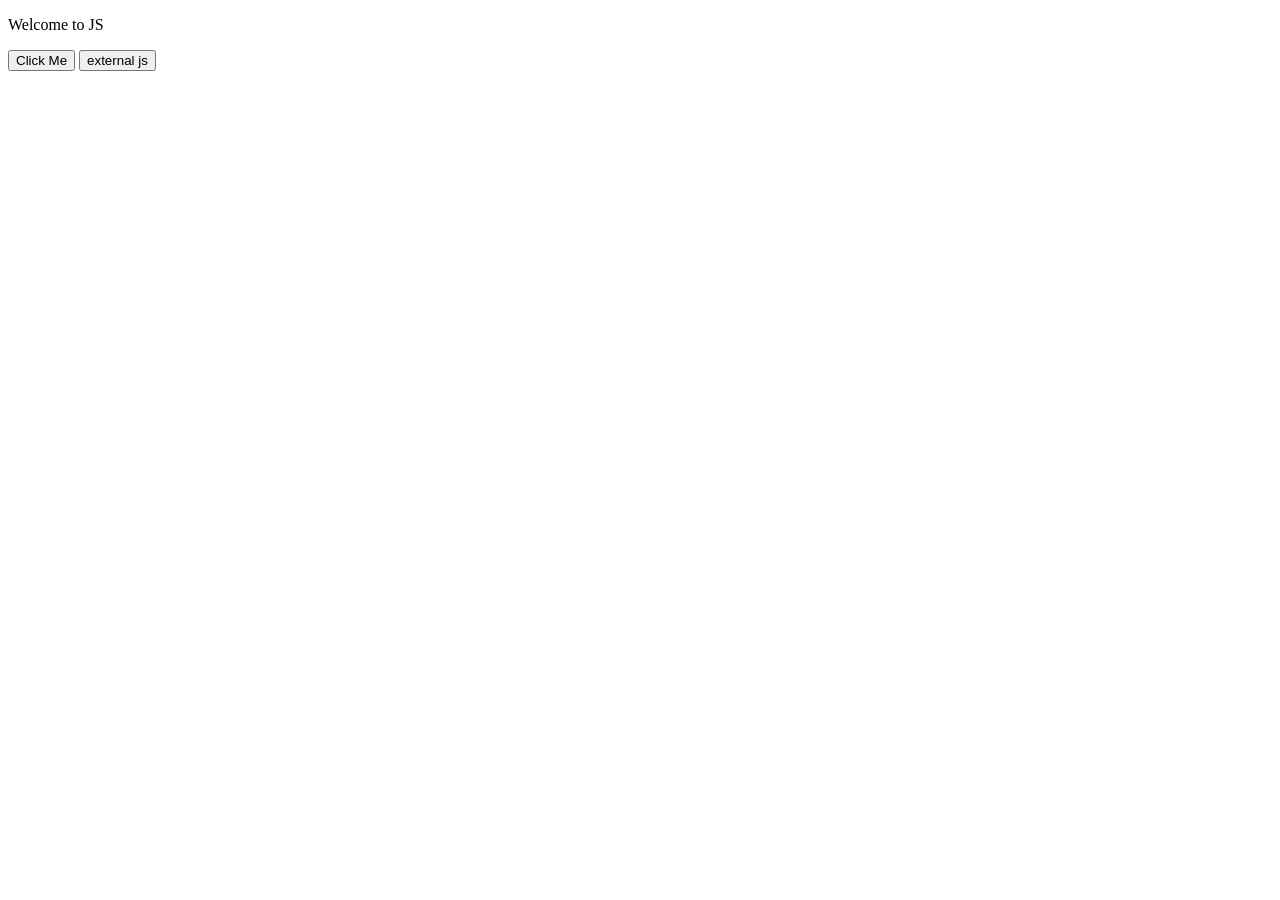
<file: project js/index.html>
<!DOCTYPE html>
<html lang="en">
<head>
    <meta charset="UTF-8">
    <meta name="viewport" content="width=<device-width>, initial-scale=1.0">
    <title>Document</title>
    <script src="external.js"></script>
</head>
<body>
    <p>Welcome to JS</p>
    <button onclick="alert('you have clicked me')">Click Me</button>
    <button onclick="alert(function greet()">external js</button>
</body> 
</html>
</file>
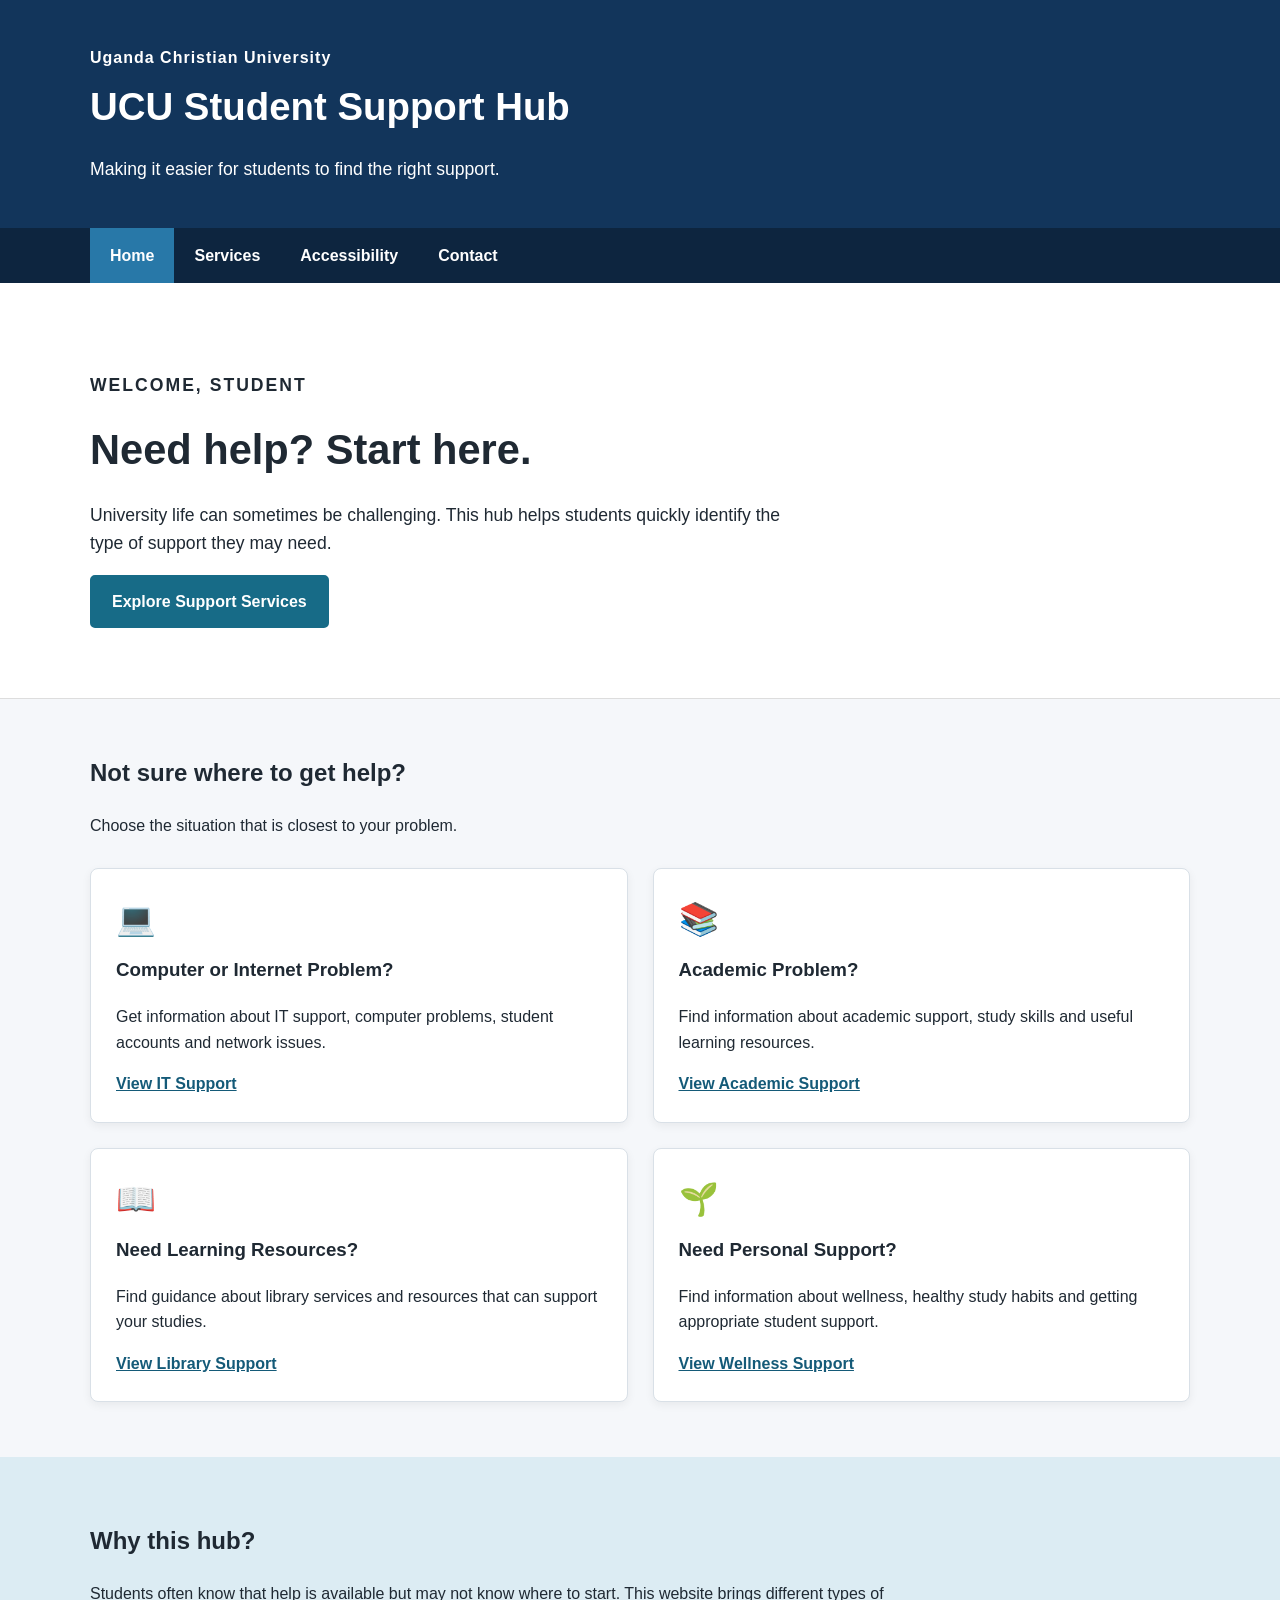
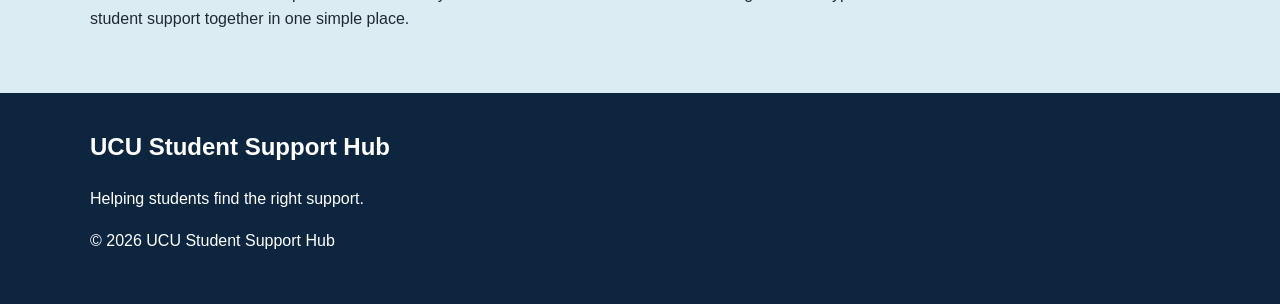
<file: ucu-student-support/index.html>
<!DOCTYPE html>
<html lang="en">
<head>
    <meta charset="UTF-8">
    <meta name="viewport" content="width=device-width, initial-scale=1.0">
    <meta name="description" content="UCU Student Support Hub helping students find academic, IT, library and wellness support.">
    <title>UCU Student Support Hub</title>
    <link rel="stylesheet" href="style.css">
</head>

<body>

    <!-- Skip link for keyboard users -->
    <a href="#main-content" class="skip-link">Skip to main content</a>

    <header class="site-header">
        <div class="container">
            <p class="site-label">Uganda Christian University</p>
            <h1>UCU Student Support Hub</h1>
            <p class="tagline">
                Making it easier for students to find the right support.
            </p>
        </div>
    </header>

    <nav class="main-nav" aria-label="Main navigation">
        <div class="container">
            <ul>
                <li><a href="index.html" class="active">Home</a></li>
                <li><a href="services.html">Services</a></li>
                <li><a href="accessibility.html">Accessibility</a></li>
                <li><a href="contact.html">Contact</a></li>
            </ul>
        </div>
    </nav>

    <main id="main-content">

        <section class="hero">
            <div class="container">
                <p class="welcome">WELCOME, STUDENT</p>

                <h2>Need help? Start here.</h2>

                <p>
                    University life can sometimes be challenging. This hub
                    helps students quickly identify the type of support they
                    may need.
                </p>

                <a href="services.html" class="button">
                    Explore Support Services
                </a>
            </div>
        </section>

        <section class="container section">
            <h2>Not sure where to get help?</h2>

            <p class="intro">
                Choose the situation that is closest to your problem.
            </p>

            <div class="support-grid">

                <article class="support-card">
                    <span class="icon" aria-hidden="true">💻</span>
                    <h3>Computer or Internet Problem?</h3>
                    <p>
                        Get information about IT support, computer problems,
                        student accounts and network issues.
                    </p>
                    <a href="services.html#it-support">View IT Support</a>
                </article>

                <article class="support-card">
                    <span class="icon" aria-hidden="true">📚</span>
                    <h3>Academic Problem?</h3>
                    <p>
                        Find information about academic support, study skills
                        and useful learning resources.
                    </p>
                    <a href="services.html#academic-support">
                        View Academic Support
                    </a>
                </article>

                <article class="support-card">
                    <span class="icon" aria-hidden="true">📖</span>
                    <h3>Need Learning Resources?</h3>
                    <p>
                        Find guidance about library services and resources
                        that can support your studies.
                    </p>
                    <a href="services.html#library-support">
                        View Library Support
                    </a>
                </article>

                <article class="support-card">
                    <span class="icon" aria-hidden="true">🌱</span>
                    <h3>Need Personal Support?</h3>
                    <p>
                        Find information about wellness, healthy study habits
                        and getting appropriate student support.
                    </p>
                    <a href="services.html#wellness-support">
                        View Wellness Support
                    </a>
                </article>

            </div>
        </section>

        <section class="highlight">
            <div class="container">
                <h2>Why this hub?</h2>

                <p>
                    Students often know that help is available but may not
                    know where to start. This website brings different types
                    of student support together in one simple place.
                </p>
            </div>
        </section>

    </main>

    <footer class="site-footer">
        <div class="container">
            <h2>UCU Student Support Hub</h2>
            <p>Helping students find the right support.</p>
            <p>&copy; 2026 UCU Student Support Hub</p>
        </div>
    </footer>

</body>
</html>
</file>
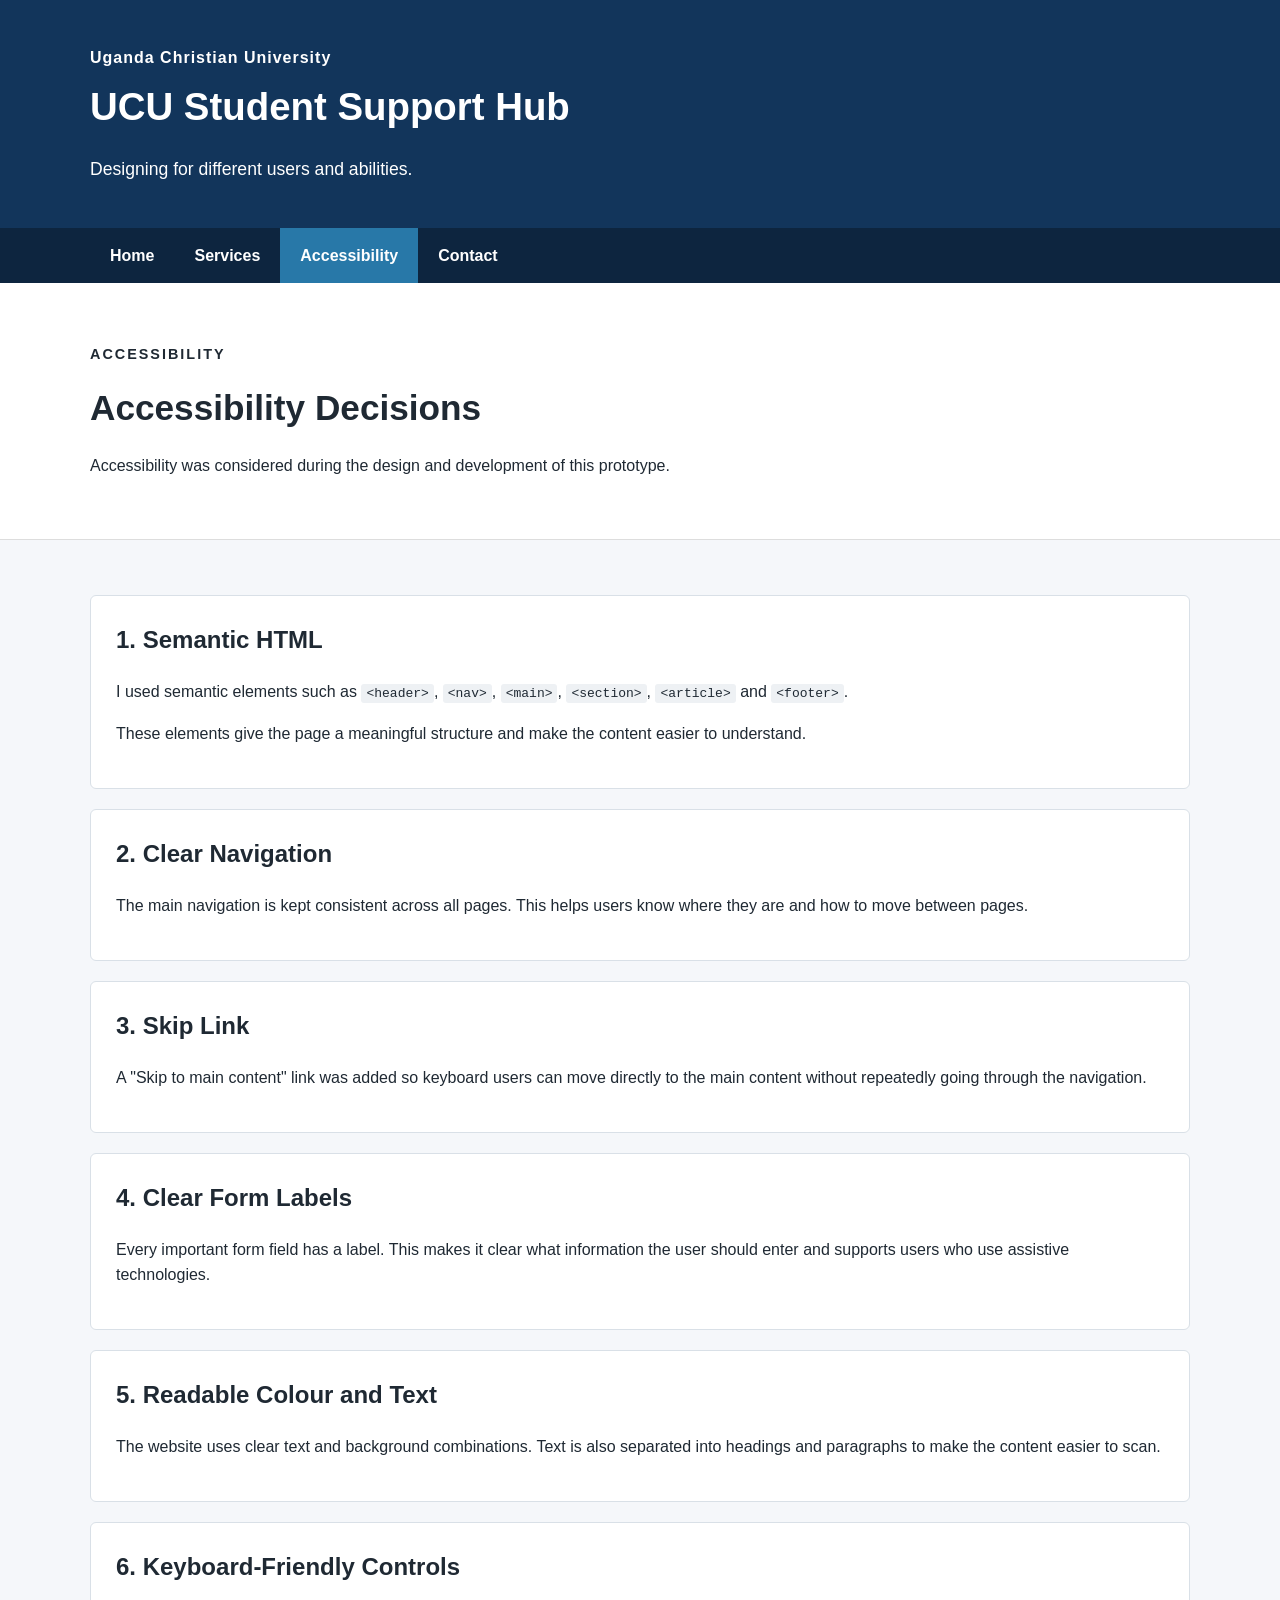
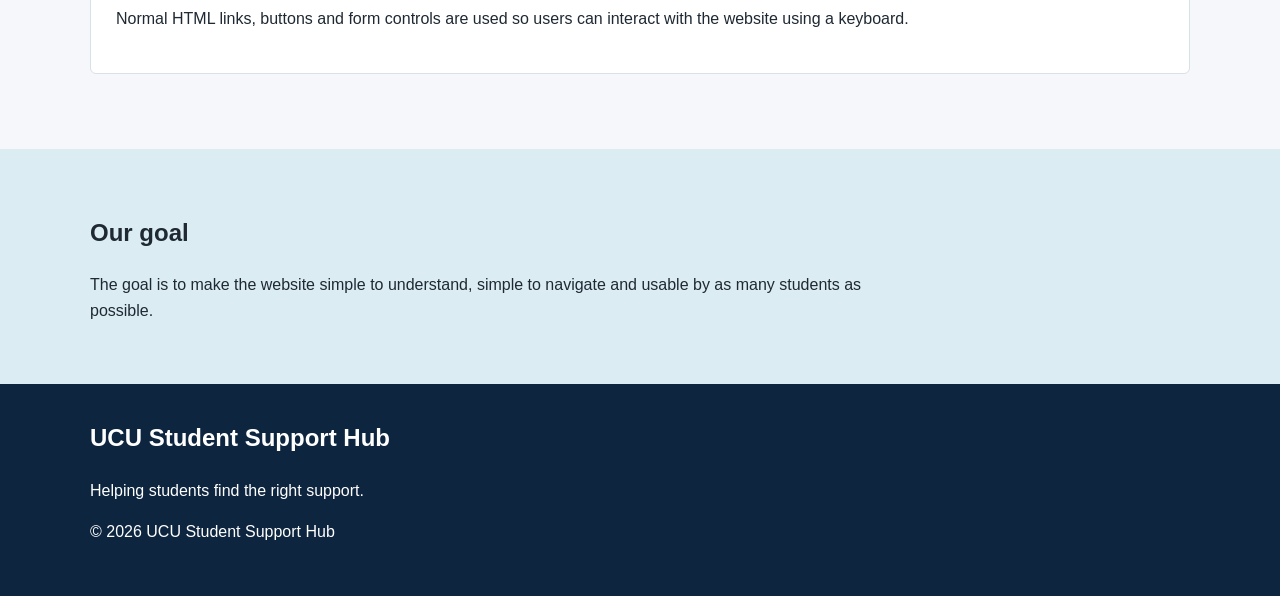
<file: ucu-student-support/accessibility.html>
<!DOCTYPE html>
<html lang="en">
<head>
    <meta charset="UTF-8">
    <meta name="viewport" content="width=device-width, initial-scale=1.0">

    <meta name="description" content="Accessibility decisions used in the UCU Student Support Hub prototype.">

    <title>Accessibility | UCU Student Support Hub</title>

    <link rel="stylesheet" href="style.css">
</head>

<body>

    <a href="#main-content" class="skip-link">Skip to main content</a>

    <header class="site-header">
        <div class="container">
            <p class="site-label">Uganda Christian University</p>
            <h1>UCU Student Support Hub</h1>
            <p class="tagline">
                Designing for different users and abilities.
            </p>
        </div>
    </header>

    <nav class="main-nav" aria-label="Main navigation">
        <div class="container">
            <ul>
                <li><a href="index.html">Home</a></li>
                <li><a href="services.html">Services</a></li>
                <li><a href="accessibility.html" class="active">Accessibility</a></li>
                <li><a href="contact.html">Contact</a></li>
            </ul>
        </div>
    </nav>

    <main id="main-content">

        <section class="page-heading">
            <div class="container">
                <p class="welcome">ACCESSIBILITY</p>

                <h2>Accessibility Decisions</h2>

                <p>
                    Accessibility was considered during the design and
                    development of this prototype.
                </p>
            </div>
        </section>

        <section class="container section">

            <article class="accessibility-item">
                <h2>1. Semantic HTML</h2>

                <p>
                    I used semantic elements such as
                    <code>&lt;header&gt;</code>,
                    <code>&lt;nav&gt;</code>,
                    <code>&lt;main&gt;</code>,
                    <code>&lt;section&gt;</code>,
                    <code>&lt;article&gt;</code> and
                    <code>&lt;footer&gt;</code>.
                </p>

                <p>
                    These elements give the page a meaningful structure and
                    make the content easier to understand.
                </p>
            </article>

            <article class="accessibility-item">
                <h2>2. Clear Navigation</h2>

                <p>
                    The main navigation is kept consistent across all pages.
                    This helps users know where they are and how to move
                    between pages.
                </p>
            </article>

            <article class="accessibility-item">
                <h2>3. Skip Link</h2>

                <p>
                    A "Skip to main content" link was added so keyboard users
                    can move directly to the main content without repeatedly
                    going through the navigation.
                </p>
            </article>

            <article class="accessibility-item">
                <h2>4. Clear Form Labels</h2>

                <p>
                    Every important form field has a label. This makes it
                    clear what information the user should enter and supports
                    users who use assistive technologies.
                </p>
            </article>

            <article class="accessibility-item">
                <h2>5. Readable Colour and Text</h2>

                <p>
                    The website uses clear text and background combinations.
                    Text is also separated into headings and paragraphs to
                    make the content easier to scan.
                </p>
            </article>

            <article class="accessibility-item">
                <h2>6. Keyboard-Friendly Controls</h2>

                <p>
                    Normal HTML links, buttons and form controls are used so
                    users can interact with the website using a keyboard.
                </p>
            </article>

        </section>

        <section class="highlight">
            <div class="container">
                <h2>Our goal</h2>

                <p>
                    The goal is to make the website simple to understand,
                    simple to navigate and usable by as many students as
                    possible.
                </p>
            </div>
        </section>

    </main>

    <footer class="site-footer">
        <div class="container">
            <h2>UCU Student Support Hub</h2>
            <p>Helping students find the right support.</p>
            <p>&copy; 2026 UCU Student Support Hub</p>
        </div>
    </footer>

</body>
</html>
</file>
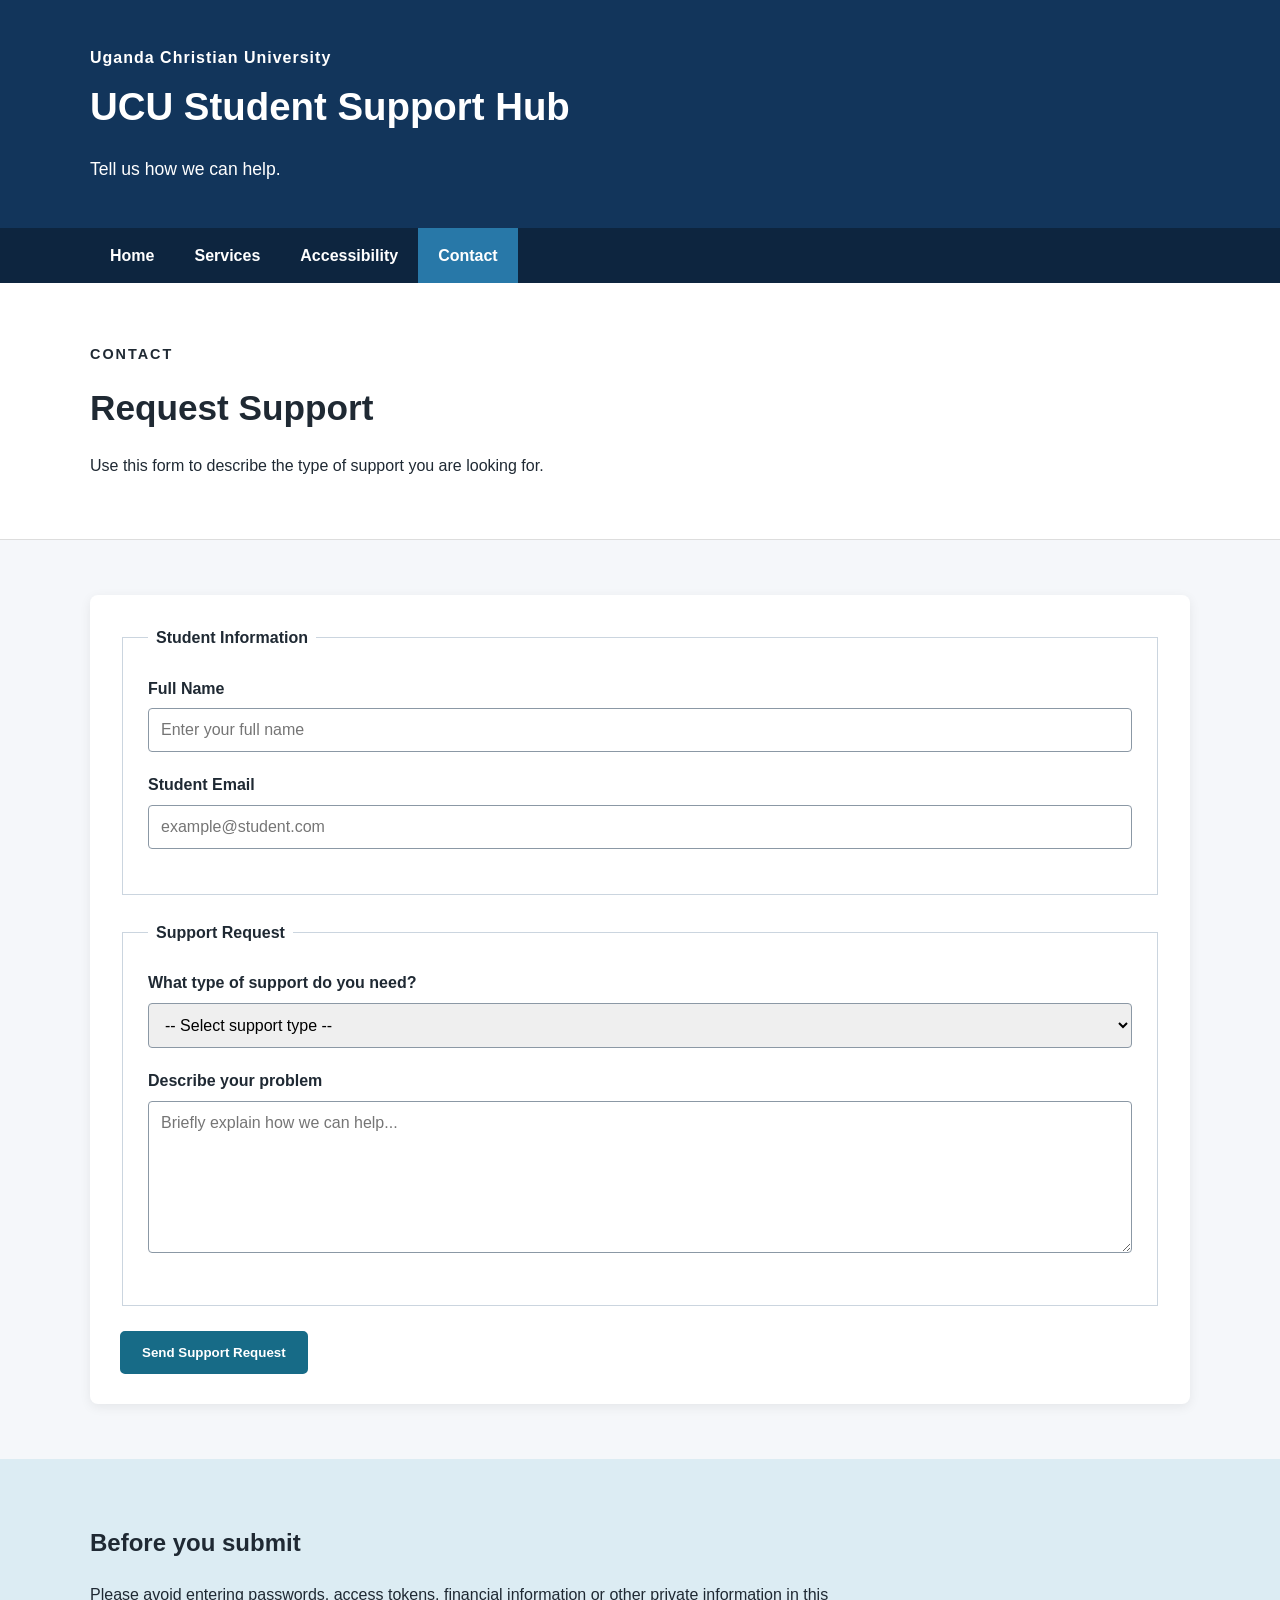
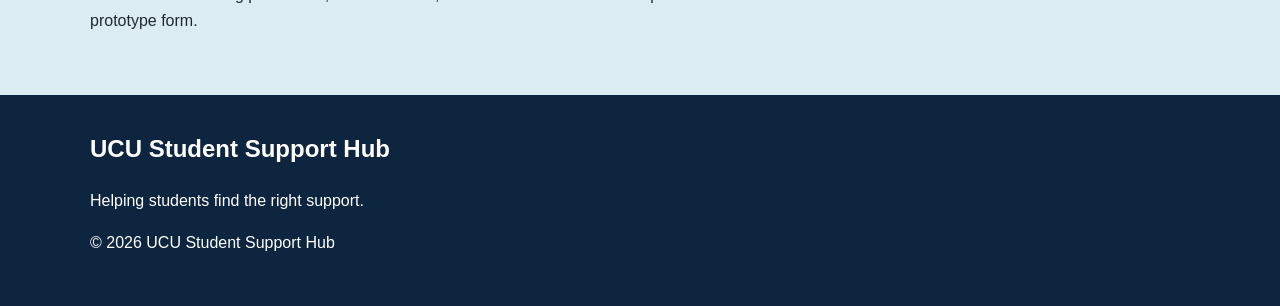
<file: ucu-student-support/contact.html>
<!DOCTYPE html>
<html lang="en">
<head>
    <meta charset="UTF-8">
    <meta name="viewport" content="width=device-width, initial-scale=1.0">

    <meta name="description" content="Contact form for the UCU Student Support Hub.">

    <title>Contact | UCU Student Support Hub</title>

    <link rel="stylesheet" href="style.css">
</head>

<body>

    <a href="#main-content" class="skip-link">Skip to main content</a>

    <header class="site-header">
        <div class="container">
            <p class="site-label">Uganda Christian University</p>
            <h1>UCU Student Support Hub</h1>
            <p class="tagline">
                Tell us how we can help.
            </p>
        </div>
    </header>

    <nav class="main-nav" aria-label="Main navigation">
        <div class="container">
            <ul>
                <li><a href="index.html">Home</a></li>
                <li><a href="services.html">Services</a></li>
                <li><a href="accessibility.html">Accessibility</a></li>
                <li><a href="contact.html" class="active">Contact</a></li>
            </ul>
        </div>
    </nav>

    <main id="main-content">

        <section class="page-heading">
            <div class="container">
                <p class="welcome">CONTACT</p>

                <h2>Request Support</h2>

                <p>
                    Use this form to describe the type of support you are
                    looking for.
                </p>
            </div>
        </section>

        <section class="container form-section">

            <form action="#" method="post">

                <fieldset>
                    <legend>Student Information</legend>

                    <div class="form-group">
                        <label for="name">Full Name</label>

                        <input
                            type="text"
                            id="name"
                            name="name"
                            placeholder="Enter your full name"
                            required
                        >
                    </div>

                    <div class="form-group">
                        <label for="email">Student Email</label>

                        <input
                            type="email"
                            id="email"
                            name="email"
                            placeholder="example@student.com"
                            required
                        >
                    </div>

                </fieldset>

                <fieldset>
                    <legend>Support Request</legend>

                    <div class="form-group">
                        <label for="support">
                            What type of support do you need?
                        </label>

                        <select id="support" name="support" required>
                            <option value="">-- Select support type --</option>
                            <option value="it">IT Support</option>
                            <option value="academic">Academic Support</option>
                            <option value="library">Library Support</option>
                            <option value="wellness">Student Wellness</option>
                            <option value="other">Other</option>
                        </select>
                    </div>

                    <div class="form-group">
                        <label for="message">
                            Describe your problem
                        </label>

                        <textarea
                            id="message"
                            name="message"
                            rows="7"
                            placeholder="Briefly explain how we can help..."
                            required
                        ></textarea>
                    </div>

                </fieldset>

                <button type="submit" class="button">
                    Send Support Request
                </button>

            </form>

        </section>

        <section class="highlight">
            <div class="container">
                <h2>Before you submit</h2>

                <p>
                    Please avoid entering passwords, access tokens, financial
                    information or other private information in this prototype
                    form.
                </p>
            </div>
        </section>

    </main>

    <footer class="site-footer">
        <div class="container">
            <h2>UCU Student Support Hub</h2>
            <p>Helping students find the right support.</p>
            <p>&copy; 2026 UCU Student Support Hub</p>
        </div>
    </footer>

</body>
</html>
</file>
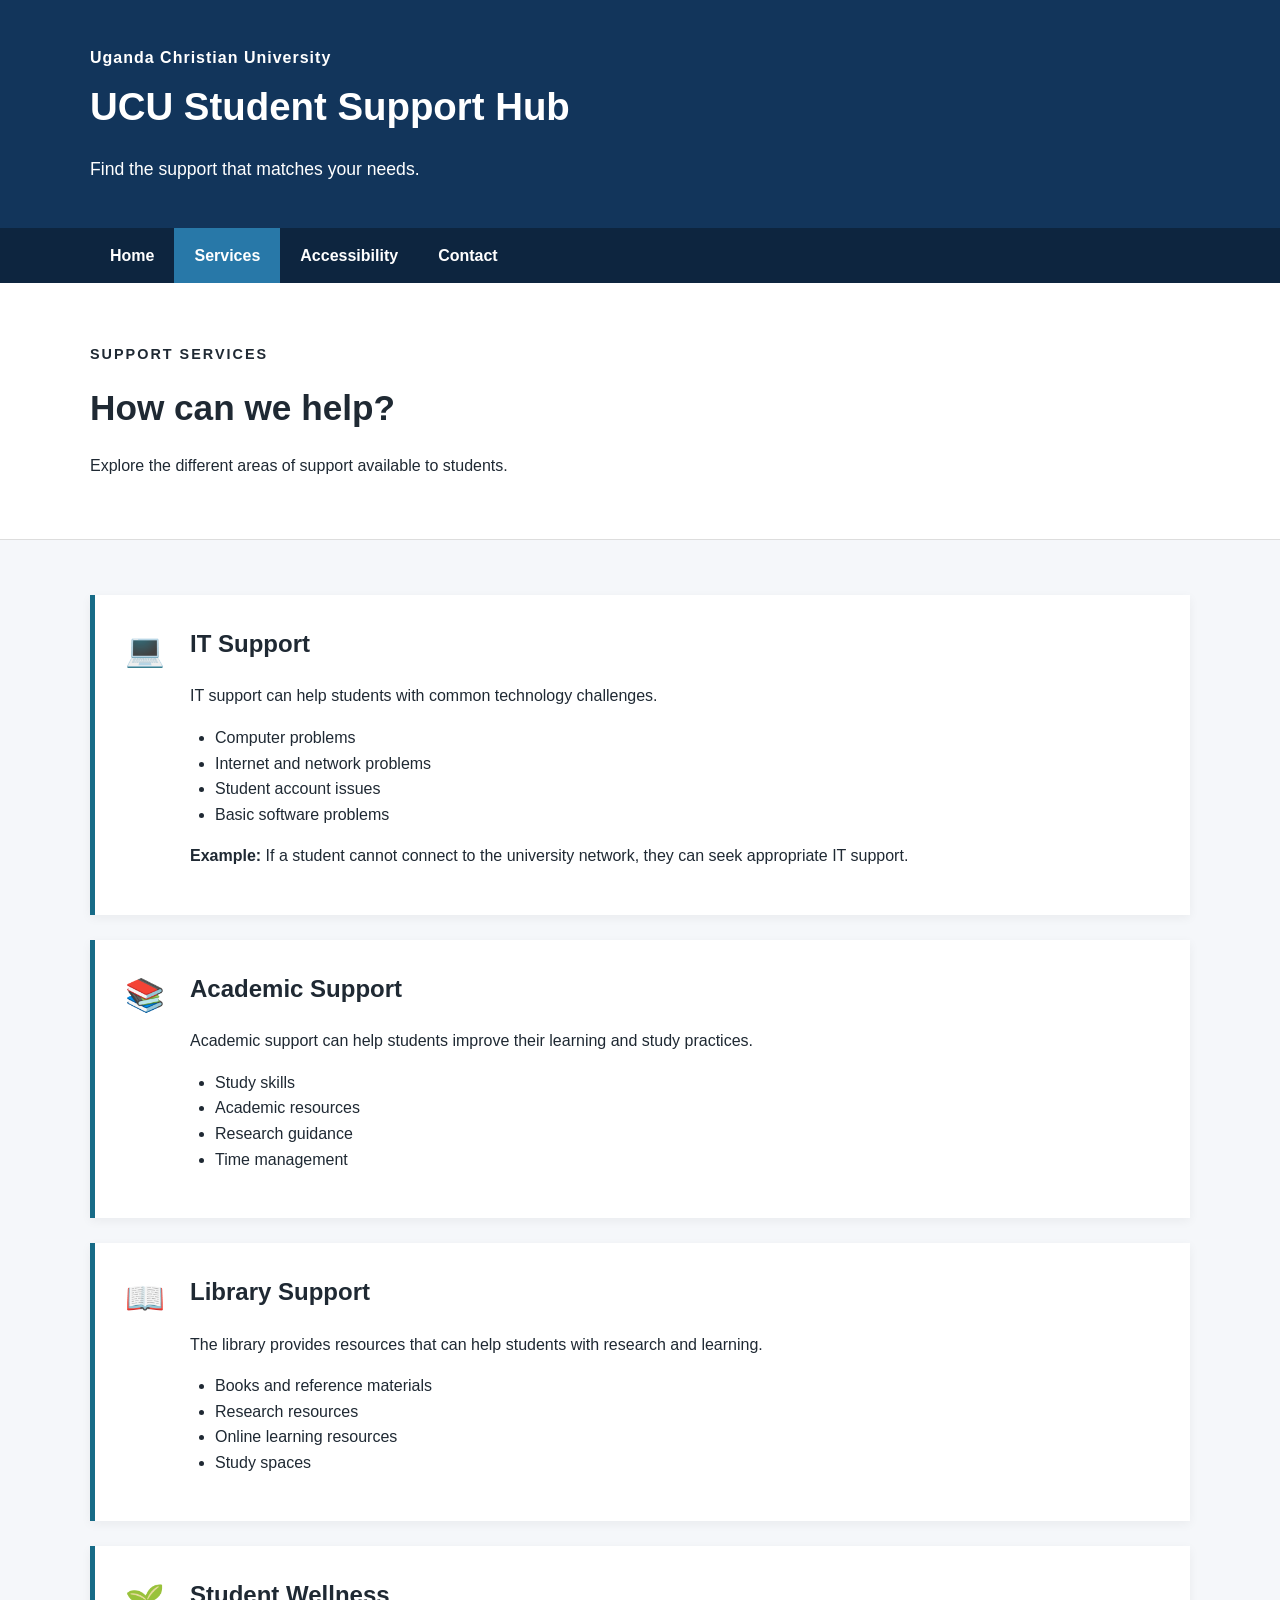
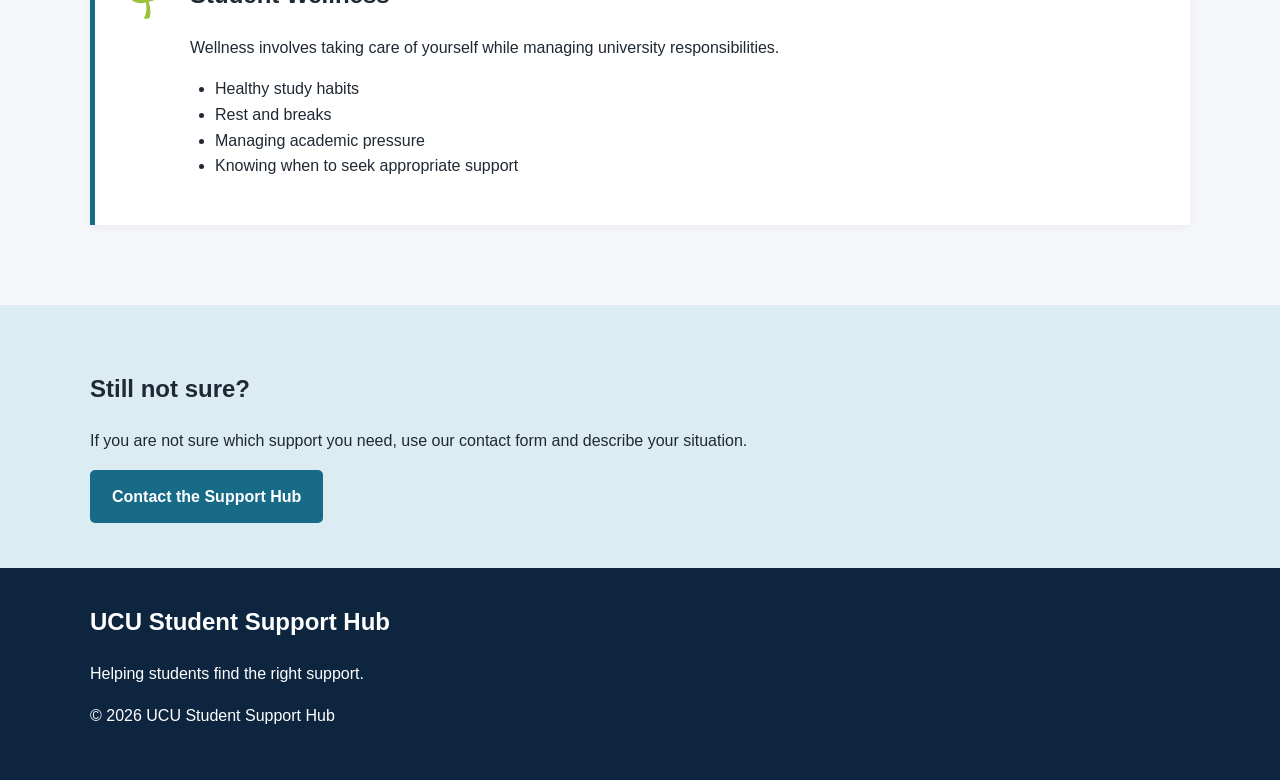
<file: ucu-student-support/services.html>
<!DOCTYPE html>
<html lang="en">
<head>
    <meta charset="UTF-8">
    <meta name="viewport" content="width=device-width, initial-scale=1.0">
    <meta name="description" content="Student support services including IT, academic, library and wellness support.">
    <title>Support Services | UCU Student Support Hub</title>
    <link rel="stylesheet" href="style.css">
</head>

<body>

    <a href="#main-content" class="skip-link">Skip to main content</a>

    <header class="site-header">
        <div class="container">
            <p class="site-label">Uganda Christian University</p>
            <h1>UCU Student Support Hub</h1>
            <p class="tagline">
                Find the support that matches your needs.
            </p>
        </div>
    </header>

    <nav class="main-nav" aria-label="Main navigation">
        <div class="container">
            <ul>
                <li><a href="index.html">Home</a></li>
                <li><a href="services.html" class="active">Services</a></li>
                <li><a href="accessibility.html">Accessibility</a></li>
                <li><a href="contact.html">Contact</a></li>
            </ul>
        </div>
    </nav>

    <main id="main-content">

        <section class="page-heading">
            <div class="container">
                <p class="welcome">SUPPORT SERVICES</p>
                <h2>How can we help?</h2>
                <p>
                    Explore the different areas of support available to
                    students.
                </p>
            </div>
        </section>

        <section class="container section">

            <article class="service-box" id="it-support">
                <span class="icon" aria-hidden="true">💻</span>
                <div>
                    <h2>IT Support</h2>
                    <p>
                        IT support can help students with common technology
                        challenges.
                    </p>

                    <ul>
                        <li>Computer problems</li>
                        <li>Internet and network problems</li>
                        <li>Student account issues</li>
                        <li>Basic software problems</li>
                    </ul>

                    <p>
                        <strong>Example:</strong> If a student cannot connect
                        to the university network, they can seek appropriate
                        IT support.
                    </p>
                </div>
            </article>

            <article class="service-box" id="academic-support">
                <span class="icon" aria-hidden="true">📚</span>
                <div>
                    <h2>Academic Support</h2>
                    <p>
                        Academic support can help students improve their
                        learning and study practices.
                    </p>

                    <ul>
                        <li>Study skills</li>
                        <li>Academic resources</li>
                        <li>Research guidance</li>
                        <li>Time management</li>
                    </ul>
                </div>
            </article>

            <article class="service-box" id="library-support">
                <span class="icon" aria-hidden="true">📖</span>
                <div>
                    <h2>Library Support</h2>
                    <p>
                        The library provides resources that can help students
                        with research and learning.
                    </p>

                    <ul>
                        <li>Books and reference materials</li>
                        <li>Research resources</li>
                        <li>Online learning resources</li>
                        <li>Study spaces</li>
                    </ul>
                </div>
            </article>

            <article class="service-box" id="wellness-support">
                <span class="icon" aria-hidden="true">🌱</span>
                <div>
                    <h2>Student Wellness</h2>
                    <p>
                        Wellness involves taking care of yourself while
                        managing university responsibilities.
                    </p>

                    <ul>
                        <li>Healthy study habits</li>
                        <li>Rest and breaks</li>
                        <li>Managing academic pressure</li>
                        <li>Knowing when to seek appropriate support</li>
                    </ul>
                </div>
            </article>

        </section>

        <section class="highlight">
            <div class="container">
                <h2>Still not sure?</h2>

                <p>
                    If you are not sure which support you need, use our
                    contact form and describe your situation.
                </p>

                <a href="contact.html" class="button">
                    Contact the Support Hub
                </a>
            </div>
        </section>

    </main>

    <footer class="site-footer">
        <div class="container">
            <h2>UCU Student Support Hub</h2>
            <p>Helping students find the right support.</p>
            <p>&copy; 2026 UCU Student Support Hub</p>
        </div>
    </footer>

</body>
</html>
</file>
<file: ucu-student-support/style.css>
/* =========================
   BASIC PAGE SETTINGS
========================= */

* {
    box-sizing: border-box;
}

html {
    scroll-behavior: smooth;
}

body {
    margin: 0;
    font-family: Arial, Helvetica, sans-serif;
    line-height: 1.6;
    background: #f5f7fa;
    color: #1f2933;
}

.container {
    width: 90%;
    max-width: 1100px;
    margin: auto;
}


/* =========================
   ACCESSIBILITY
========================= */

.skip-link {
    position: absolute;
    top: -50px;
    left: 10px;
    background: #111827;
    color: white;
    padding: 10px 15px;
    text-decoration: none;
    z-index: 1000;
}

.skip-link:focus {
    top: 10px;
}


/* =========================
   HEADER
========================= */

.site-header {
    background: #12355b;
    color: white;
    padding: 45px 0;
}

.site-header h1 {
    margin: 5px 0;
    font-size: 2.4rem;
}

.site-label {
    margin: 0;
    font-weight: bold;
    letter-spacing: 1px;
}

.tagline {
    margin-bottom: 0;
    font-size: 1.1rem;
}


/* =========================
   NAVIGATION
========================= */

.main-nav {
    background: #0d253f;
}

.main-nav ul {
    list-style: none;
    display: flex;
    flex-wrap: wrap;
    margin: 0;
    padding: 0;
}

.main-nav a {
    display: block;
    color: white;
    text-decoration: none;
    padding: 15px 20px;
    font-weight: bold;
}

.main-nav a:hover,
.main-nav a:focus,
.main-nav a.active {
    background: #2878a8;
}


/* =========================
   HERO
========================= */

.hero {
    background: white;
    padding: 70px 0;
    border-bottom: 1px solid #ddd;
}

.hero h2 {
    font-size: 2.6rem;
    margin-top: 5px;
    margin-bottom: 15px;
    max-width: 700px;
}

.hero p {
    max-width: 700px;
    font-size: 1.1rem;
}

.welcome {
    font-weight: bold;
    letter-spacing: 2px;
    font-size: 0.9rem;
}


/* =========================
   BUTTON
========================= */

.button {
    display: inline-block;
    background: #176b87;
    color: white;
    padding: 12px 20px;
    text-decoration: none;
    border: 2px solid #176b87;
    border-radius: 5px;
    font-weight: bold;
    cursor: pointer;
}

.button:hover,
.button:focus {
    background: #0d4f65;
    border-color: #0d4f65;
}


/* =========================
   GENERAL SECTIONS
========================= */

.section {
    padding: 55px 0;
}

.section h2 {
    margin-top: 0;
}

.intro {
    margin-bottom: 30px;
}


/* =========================
   SUPPORT CARDS
========================= */

.support-grid {
    display: grid;
    grid-template-columns: repeat(2, 1fr);
    gap: 25px;
}

.support-card {
    background: white;
    padding: 25px;
    border-radius: 8px;
    border: 1px solid #d9e0e7;
    box-shadow: 0 3px 10px rgba(0, 0, 0, 0.06);
}

.support-card h3 {
    margin-top: 10px;
}

.support-card a {
    color: #145a78;
    font-weight: bold;
}

.icon {
    font-size: 2rem;
}


/* =========================
   HIGHLIGHT SECTION
========================= */

.highlight {
    background: #dcecf3;
    padding: 45px 0;
}

.highlight p {
    max-width: 800px;
}


/* =========================
   PAGE HEADING
========================= */

.page-heading {
    background: white;
    padding: 45px 0;
    border-bottom: 1px solid #ddd;
}

.page-heading h2 {
    font-size: 2.2rem;
    margin: 5px 0 10px;
}


/* =========================
   SERVICE BOXES
========================= */

.service-box {
    background: white;
    display: flex;
    gap: 25px;
    padding: 30px;
    margin-bottom: 25px;
    border-left: 5px solid #176b87;
    box-shadow: 0 3px 10px rgba(0, 0, 0, 0.05);
}

.service-box h2 {
    margin-top: 0;
}

.service-box ul {
    padding-left: 25px;
}


/* =========================
   ACCESSIBILITY PAGE
========================= */

.accessibility-item {
    background: white;
    padding: 25px;
    margin-bottom: 20px;
    border-radius: 6px;
    border: 1px solid #d9e0e7;
}

.accessibility-item h2 {
    margin-top: 0;
}

code {
    background: #eef1f4;
    padding: 2px 5px;
    border-radius: 3px;
}


/* =========================
   FORM
========================= */

.form-section {
    padding: 55px 0;
}

form {
    background: white;
    padding: 30px;
    border-radius: 8px;
    box-shadow: 0 3px 12px rgba(0, 0, 0, 0.07);
}

fieldset {
    border: 1px solid #cbd5df;
    padding: 25px;
    margin-bottom: 25px;
}

legend {
    font-weight: bold;
    padding: 0 8px;
}

.form-group {
    margin-bottom: 20px;
}

label {
    display: block;
    font-weight: bold;
    margin-bottom: 7px;
}

input,
select,
textarea {
    width: 100%;
    padding: 12px;
    font-size: 1rem;
    font-family: inherit;
    border: 1px solid #8b98a5;
    border-radius: 4px;
}

textarea {
    resize: vertical;
}

input:focus,
select:focus,
textarea:focus,
button:focus,
a:focus {
    outline: 3px solid #f2c94c;
    outline-offset: 2px;
}


/* =========================
   FOOTER
========================= */

.site-footer {
    background: #0d253f;
    color: white;
    padding: 35px 0;
    margin-top: 0;
}

.site-footer h2 {
    margin-top: 0;
}


/* =========================
   MOBILE RESPONSIVENESS
========================= */

@media (max-width: 700px) {

    .site-header h1 {
        font-size: 1.8rem;
    }

    .hero h2 {
        font-size: 2rem;
    }

    .main-nav ul {
        flex-direction: column;
    }

    .main-nav a {
        border-bottom: 1px solid #29435e;
    }

    .support-grid {
        grid-template-columns: 1fr;
    }

    .service-box {
        flex-direction: column;
    }

    .hero {
        padding: 45px 0;
    }

    .section {
        padding: 40px 0;
    }
}
</file>
